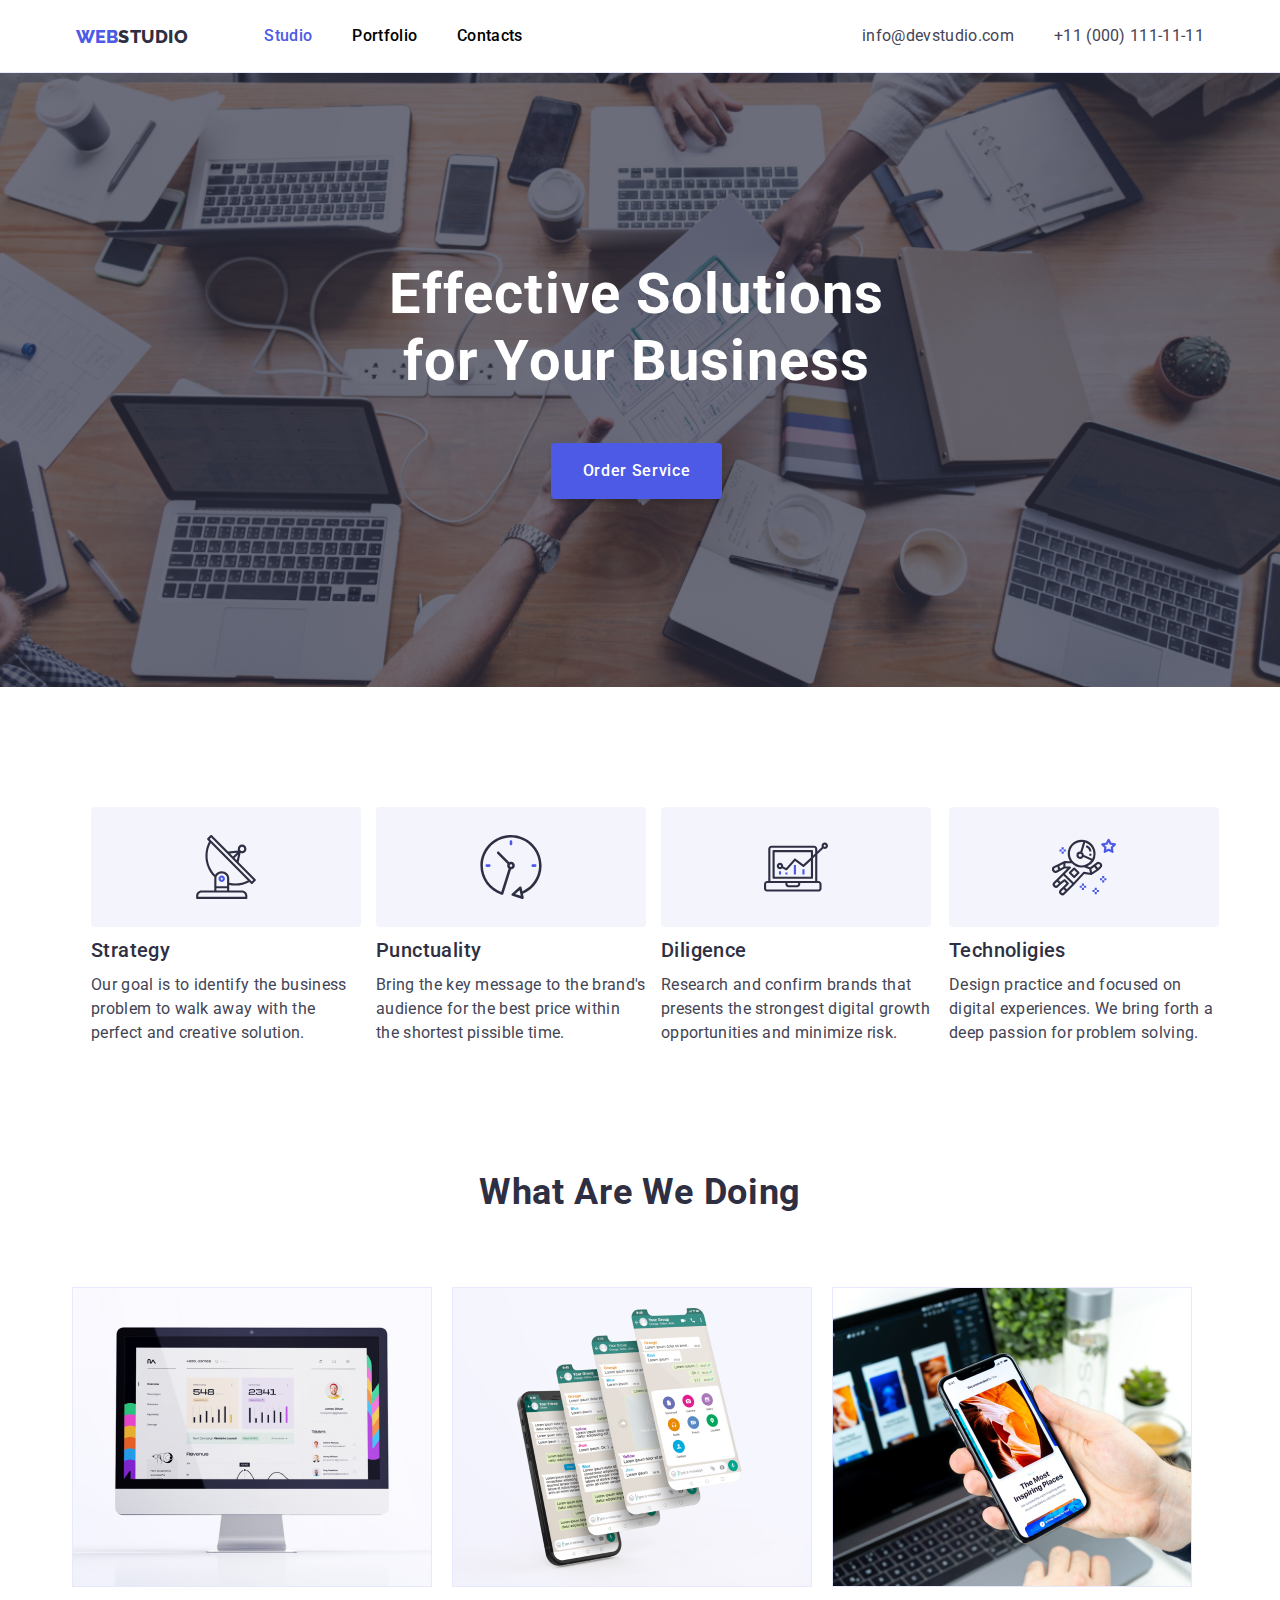
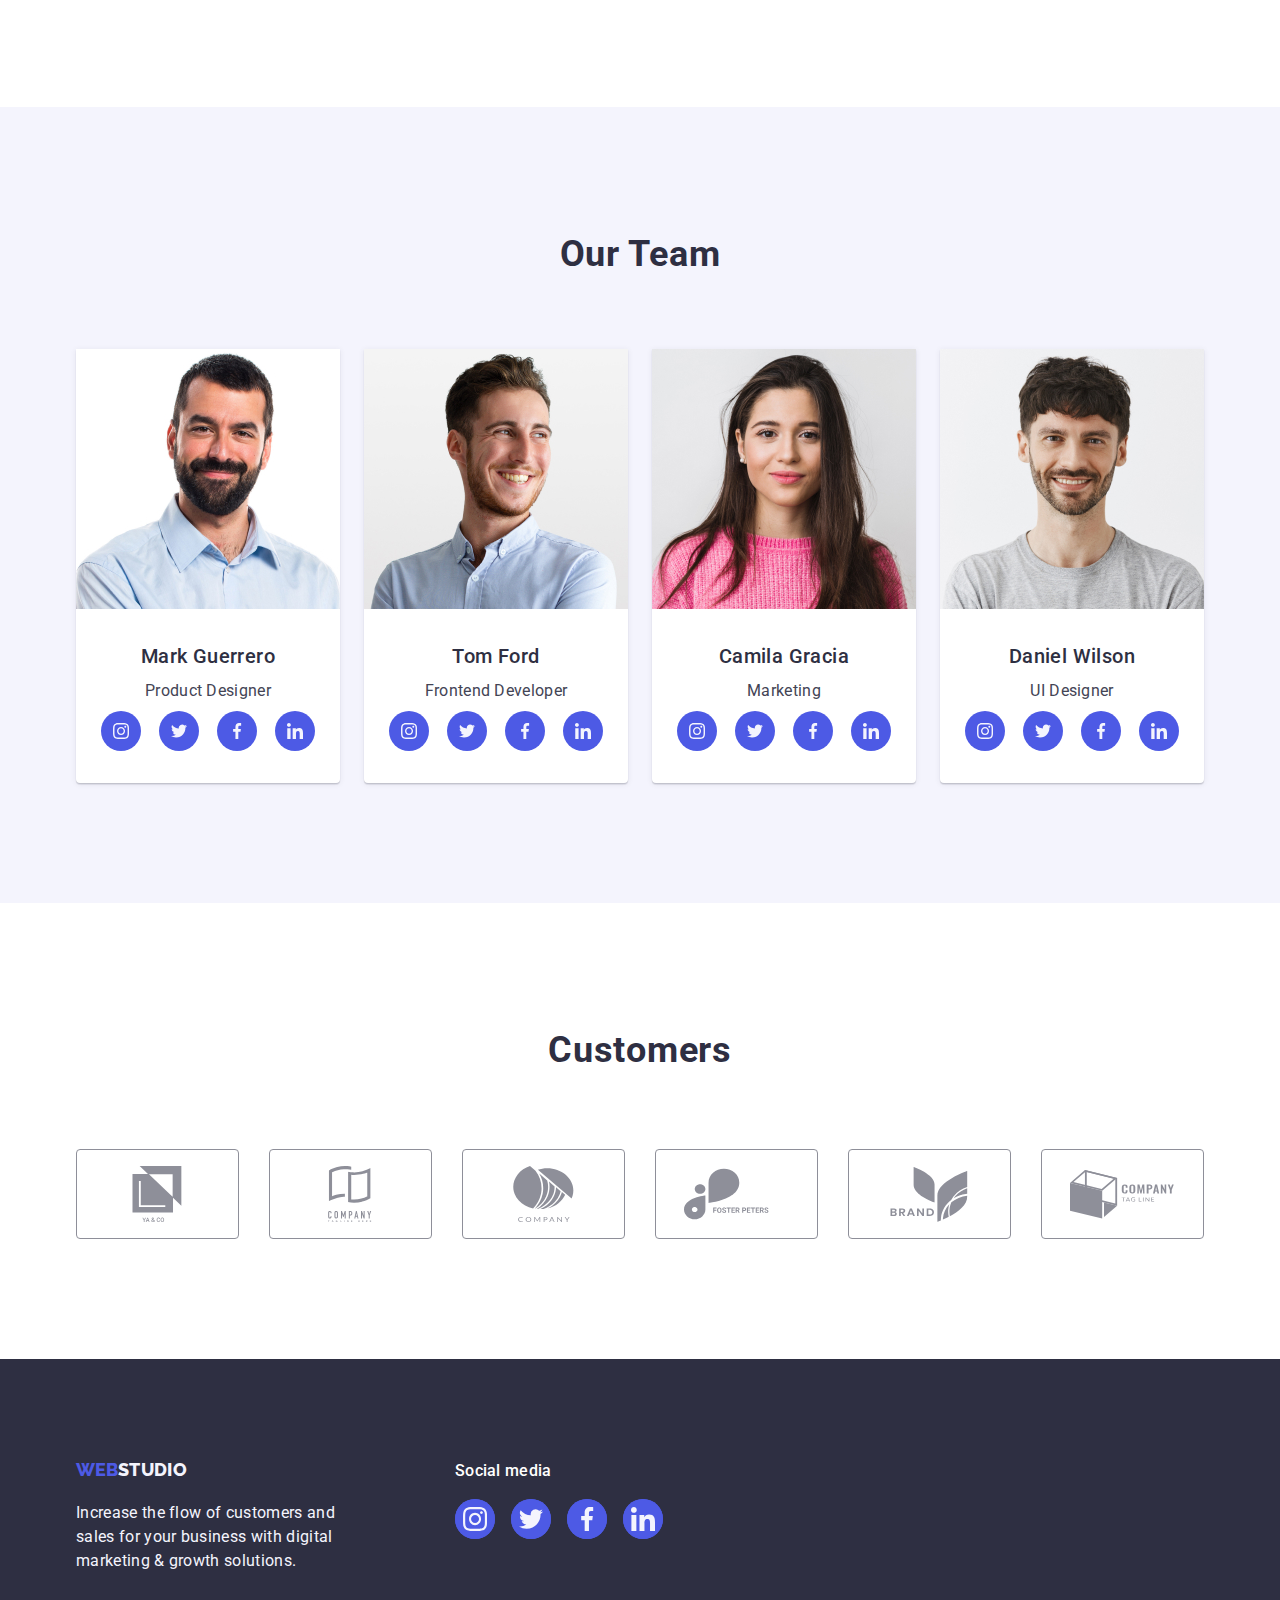
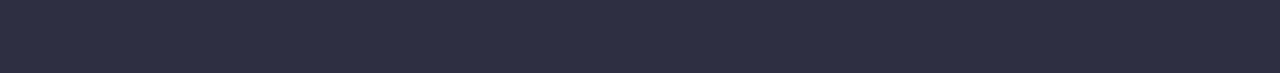
<file: index.html>
<!DOCTYPE html>
<html lang="en">
<head>

    <meta charset="UFT-8" />
    <meta http-equiv="X-UA-Compatible" content="IE=edge" />
    <meta name="viewport" content="width=device, initial-scale=1.0" />
    <title>Goit Homework 04</title>
   <link
    href="https://fonts.googleapis.com/css2?family=Raleway:wght@800&family=Roboto:wght@400;500;700;900&display=swap"
      rel="stylesheet"
    />
    <link rel="preconnect" href="https://fonts.googleapis.com" />
    <link rel="preconnect" href="https://fonts.gstatic.com" crossorigin />
    
    <link
      rel="stylesheet"
      href="https://cdnjs.cloudflare.com/ajax/libs/modern-normalize/1.0.0/modern-normalize.min.css "
    />
    <link rel="stylesheet" href="./css/styles.css"></link>
</head>

<body>
    <!--Studio header-->
    <header class="header">
        <div class="container header-container">
        <nav class="heading-navigation">
            <a href="./index.html" 
            target="_self" 
            title="logo" 
            class="link-webstudio-logo">
            <span class="weblogo">WEB</span><span class="studiologo">STUDIO</span>
            </a>
            <ul class="navbar lists">
                <li class="navbar-list-item">
                    <a href="#" class="pages currentoption">Studio</a>
                </li>
                <li class="navbar-list-item">
                    <a href="./portfolio.html" class="pages">Portfolio</a>
                </li>
                <li class="navbar-list-item">
                    <a href="#" class="pages">Contacts</a>
                </li>
            </ul>
        </nav>
        <ul class="contact-info lists">
            <li class="contact-linklist-item">
                <a href="mailto:info@devstudio.com"
                class="info">info@devstudio.com</a></li>
            <li class="contact-linklist-item">
                <a href="tel:+110001111111" class="info">+11 (000) 111-11-11</a></li>
        </ul>
        </div>
    </header>

    <main>
        <!--This is section 1 - Hero section-->
        <section class="hero">
            <div class="container hero-container">   
            <h1 class="h1-title">
                Effective Solutions <br> for Your Business</h1>
            <button type="button"
            class="btn primary">Order Service</button>
            </div>
        </section>


        <!--This is section 2-->
        <section class="section list-section">
            <div class="container">
                <h2 hidden>benefitslist</h2>
                <div class="benefits-area container">
             <ul class="criteria lists">
                    <li class="benefits-criteria">
                        <div  class="benefits-creteria-item">
                        <svg class="benefits-icon">
                        <use href="./images/icons.svg#icon-group-antenna" >
                        </use>   
                    </svg> </div>
                        <h3 class="titlelist">Strategy</h3>
                        <p class="desclist">Our goal is to identify the business
                            problem to walk away with the
                            perfect and creative solution.
                        </p>
                    </li>
                    <li class="benefits-criteria">
                        <div class="benefits-creteria-item">
                        <svg class="benefits-icon">
                            <use href="./images/icons.svg#icon-clock-1">
                            </use>
                        </svg>
                        </div>
                        <h3 class="titlelist">Punctuality</h3>
                    <p class="desclist">
                    Bring the key message to the
                    brand's audience for the best price
                    within the shortest pissible time.</p>
                    </li>

                    <li class="benefits-criteria">
                        <div  class="benefits-creteria-item">
                        <svg class="benefits-icon">
                            <use href="./images/icons.svg#icon-diagram-1"></use>
                        </svg>
                        </div>
                        <h3 class="titlelist">Diligence</h3>
                    <p class="desclist">
                    Research and confirm brands that
                    presents the strongest digital growth
                    opportunities and minimize risk.</p></li>

                    <li class="benefits-criteria">
                        <div  class="benefits-creteria-item">
                        <svg class="benefits-icon">
                            <use href="./images/iconstest.svg#astraunut"> 
                            </use>
                        </svg>
                        </div>
                        <h3 class="titlelist">Technoligies</h3>
                    <p class="desclist">
                    Design practice and focused on digital
                    experiences. We bring forth a deep
                    passion for problem solving.
                    </p>
                    </li>
            </ul> 
            </div>
            </div>
        </section>
        <!--This is section 3-->
        <section class="section">
            <div class="container">
            <h2 class="sectiontitle">What Are We Doing</h2>
            <ul class="services lists">
            <li class="services-list_item"><img src="./images/imgmonitor.jpg " alt="monitor" width="360" height="300"></li>
            <li class="services-list_item"><img src="./images/imgmobile.jpg "  alt="mobile phone" width="360" height="300"></li>
            <li class="services-list_item"><img src="./images/imgmobileandlaptop.jpg" alt="mobile and phone" width="360" height="300"></li>
        </ul>
          </div>  
        </section>
        <!--This is section 4-->
        <section class="section section-grey">
            <div class="container">
            <h2 class="sectiontitle"> Our Team </h2>
            
            <ul class="team lists">
            <li class="team-count">
                <img src="./images/imgmarkguerrero.jpg" alt="Mark Guerrero" width="264" height="260"
            </li>
                <h3 class="teamname">Mark Guerrero</h3>
                <p class="position">Product Designer</p>
                <ul class="lists socmedia-link-list">
                <li class="item">
                    <a href="https://www.instagram.com" target="_blank" rel="noopener noreferrer" class="socmedia-item">
                    <svg class="icon-socmedia-link" width="16" height="16">
                        <use href="./images/icons.svg#icon-instagram-2"></use>
                    </svg>
                    </a>
                </li>
                <li class="item">
                    <a href="https://twitter.com" target="_blank" rel="noopener noreferrer" class="socmedia-item">
                    <svg class="icon-socmedia-link" width="16" height="16">
                        <use href="./images/iconstest.svg#twitter"></use>
                    </svg>
                </a>
                </li>
                <li class="item">
                    <a href="https://www.facebook.com" target="_blank" rel="noopener noreferrer" class="socmedia-item">
                    <svg class="icon-socmedia-link" width="16" height="16">
                        <use href="./images/icons.svg#icon-facebook-1"></use>
                    </svg>
                    </a>
                </li>
                <li class="item">
                    <a href="https://www.linkedin.com" target="_blank" rel="noopener noreferrer" class="socmedia-item">
                    <svg class="icon-socmedia-link" width="16" height="16">
                        <use href="./images/icons.svg#icon-linkedin-1"></use>
                    </svg>
                    </a>
                </li>
            </ul>

            <li class="team-count">
                <img src="./images/imgtomford.jpg" alt="Tom Ford" width="264" height="260"
            </li>
                <h3 class="teamname">Tom Ford</h3>
                <p class="position">Frontend Developer</p>
                <ul class="lists socmedia-link-list">
                <li class="item">
                    <a href="https://www.instagram.com" target="_blank" rel="noopener noreferrer" class="socmedia-item">
                    <svg class="icon-socmedia-link" width="16" height="16">
                        <use href="./images/icons.svg#icon-instagram-2"></use>
                    </svg>
                    </a>
                </li>
                <li class="item">
                    <a href="https://twitter.com" target="_blank" rel="noopener noreferrer" class="socmedia-item">
                    <svg class="icon-socmedia-link" width="16" height="16">
                        <use href="./images/icons.svg#icon-twitter-1"></use>
                    </svg>
                    </a>
                </li>
                <li class="item">
                    <a href="https://www.facebook.com" target="_blank" rel="noopener noreferrer" class="socmedia-item">
                    <svg class="icon-socmedia-link" width="16" height="16">
                        <use href="./images/icons.svg#icon-facebook-1"></use>
                    </svg>
                    </a>
                </li>
                <li class="item">
                    <a href="https://www.linkedin.com" target="_blank" rel="noopener noreferrer" class="socmedia-item">
                    <svg class="icon-socmedia-link" width="16" height="16">
                        <use href="./images/icons.svg#icon-linkedin-1"></use>
                    </svg>
                    </a>
                </li>
            </ul>
            

            <li class="team-count">
                <img src="./images/imgcamilagracia.jpg" alt="Camila Gracia" width="264" height="260"
            </li>
                 <h3 class="teamname">Camila Gracia</h3>
                 <p class="position">Marketing</p>
                 <ul class="lists socmedia-link-list">
                <li class="item">
                    <a href="https://www.instagram.com" target="_blank" rel="noopener noreferrer" class="socmedia-item">
                    <svg class="icon-socmedia-link" width="16" height="16">
                        <use href="./images/icons.svg#icon-instagram-2"></use>
                    </svg>
                    </a>
                </li>
                <li class="item">
                    <a href="https://twitter.com" target="_blank" rel="noopener noreferrer" class="socmedia-item">
                    <svg class="icon-socmedia-link" width="16" height="16">
                        <use href="./images/icons.svg#icon-twitter-1"></use>
                    </svg>
                    </a>
                </li>
                <li class="item">
                    <a href="https://www.facebook.com" target="_blank" rel="noopener noreferrer" class="socmedia-item">
                    <svg class="icon-socmedia-link" width="16" height="16">
                        <use href="./images/icons.svg#icon-facebook-1"></use>
                    </svg>
                    </a>
                </li>
                <li class="item">
                    <a href="https://www.linkedin.com" target="_blank" rel="noopener noreferrer" class="socmedia-item">
                    <svg class="icon-socmedia-link" width="16" height="16">
                        <use href="./images/icons.svg#icon-linkedin-1"></use>
                    </svg>
                    </a>
                </li>
            </ul>
                

            <li class="team-count">
                <img src="./images/imgdanielwilson.jpg " alt="Daniel Wilson" width="264" height="260"
            </li>
                <h3 class="teamname">Daniel Wilson</h3>
                <p class="position">UI Designer</p>
                <ul class="lists socmedia-link-list">
                <li class="item">
                    <a href="https://www.instagram.com" target="_blank" rel="noopener noreferrer" class="socmedia-item">
                    <svg class="icon-socmedia-link" width="16" height="16">
                        <use href="./images/icons.svg#icon-instagram-2"></use>
                    </svg>
                    </a>
                </li>
                <li class="item">
                    <a href="https://twitter.com" target="_blank" rel="noopener noreferrer" class="socmedia-item">
                    <svg class="icon-socmedia-link" width="16" height="16">
                        <use href="./images/icons.svg#icon-twitter-1"></use>
                    </svg>
                    </a>
                </li>
                <li class="item">
                    <a href="https://www.facebook.com" target="_blank" rel="noopener noreferrer" class="socmedia-item">
                    <svg class="icon-socmedia-link" width="16" height="16">
                        <use href="./images/icons.svg#icon-facebook-1"></use>
                    </svg>
                    </a>
                </li>
                <li class="item">
                    <a href="https://www.linkedin.com" target="_blank" rel="noopener noreferrer" class="socmedia-item">
                    <svg class="icon-socmedia-link" width="16" height="16">
                        <use href="./images/icons.svg#icon-linkedin-1"></use>
                    </svg>
                    </a>
                </li>
            </ul>
            </ul>
            </div>
        </section>

        <!-- Customer Section -->
        <section class="section">
            <div class="container">
                <h2 class="sectiontitle">Customers</h2>
                <ul class="lists customer-lists">
                    <li class="item">
                        <a href="" class="customer-link">
                            <svg class="icon-customer">
                                <use href="./images/icons.svg#icon-group-yaco">
                                </use>
                            </svg>
                        </a>
                    </li>
                    <li class="item">
                        <a href="" class="customer-link">
                            <svg class="icon-customer">
                                <use href="./images/icons.svg#icon-group-company">
                                </use>
                            </svg>
                        </a>
                    </li>
                    <li class="item">
                        <a href="" class="customer-link">
                            <svg class="icon-customer">
                                <use href="./images/icons.svg#icon-group-company2">
                                </use>
                            </svg>
                        </a>
                    </li>
                    <li class="item">
                        <a href="" class="customer-link">
                            <svg class="icon-customer">
                                <use href="./images/icons.svg#icon-group-foster">
                                </use>
                            </svg>
                        </a>
                    </li>
                    <li class="item">
                        <a href="" class="customer-link">
                            <svg class="icon-customer">
                                <use href="./images/icons.svg#icon-group-brand-1">
                                </use>
                            </svg>
                        </a>
                    </li>
                    <li class="item">
                        <a href="" class="customer-link">
                            <svg class="icon-customer">
                                <use href="./images/icons.svg#icon-group-companytg">
                                </use>
                            </svg>
                        </a>
                    </li>
                </ul>
            </div>

        </section>
    </main>
    <!--This is footer-->
    <footer class="lastpart footerbg">
        <div class="container footer-container">
        <div class="footer-con1">
        <a href="./index.html" class="link-webstudio-logo"> 
        <span class="weblogo">WEB</span><span class="studiologo2">STUDIO</span>
    </a>
    
            <p class="lastword">Increase the flow of customers and
        <br>sales for your business with digital
        <br>marketing & growth solutions.
      </p>
      </div>
        <div class="socmedia-side-con2">
            <p class="socmedia-footer">Social media</p>
        <ul class="footer-socmedia lists">
            <li class="footer-socmedia-item item">
                    <a href="https://www.instagram.com" target="_blank" rel="noopener noreferrer" class="footer-socmedia-link">
                    <svg class="footer-socmedia2-link" width="24" height="24">
                        <use href="./images/icons.svg#icon-instagram-2"></use>
                    </svg>
                    </a>
                </li>
             <li class="footer-socmedia-item item">
                    <a href="https://twitter.com" target="_blank" rel="noopener noreferrer" class="footer-socmedia-link">
                    <svg class="footer-socmedia2-link" width="24" height="24">
                        <use href="./images/iconstest.svg#twitter"></use>
                    </svg>
                    </a>
                </li>
                <li class="footer-socmedia-item item">
                    <a href="https://www.facebook.com" target="_blank" rel="noopener noreferrer" class="footer-socmedia-link">
                    <svg class="footer-socmedia2-link" width="24" height="24">
                        <use href="./images/iconstest.svg#facebook"></use>
                    </svg>
                    </a>
                </li>
                 <li class="footer-socmedia-item item">
                    <a href="https://www.linkedin.com" target="_blank" rel="noopener noreferrer" class="footer-socmedia-link">
                    <svg class="footer-socmedia2-link" width="24" height="24">
                        <use href="./images/icons.svg#icon-linkedin-1"></use>
                    </svg>
                    </a>
                </li>   
        </ul>
        </div>
        </div>

    </footer>
</body>
</html>
</file>
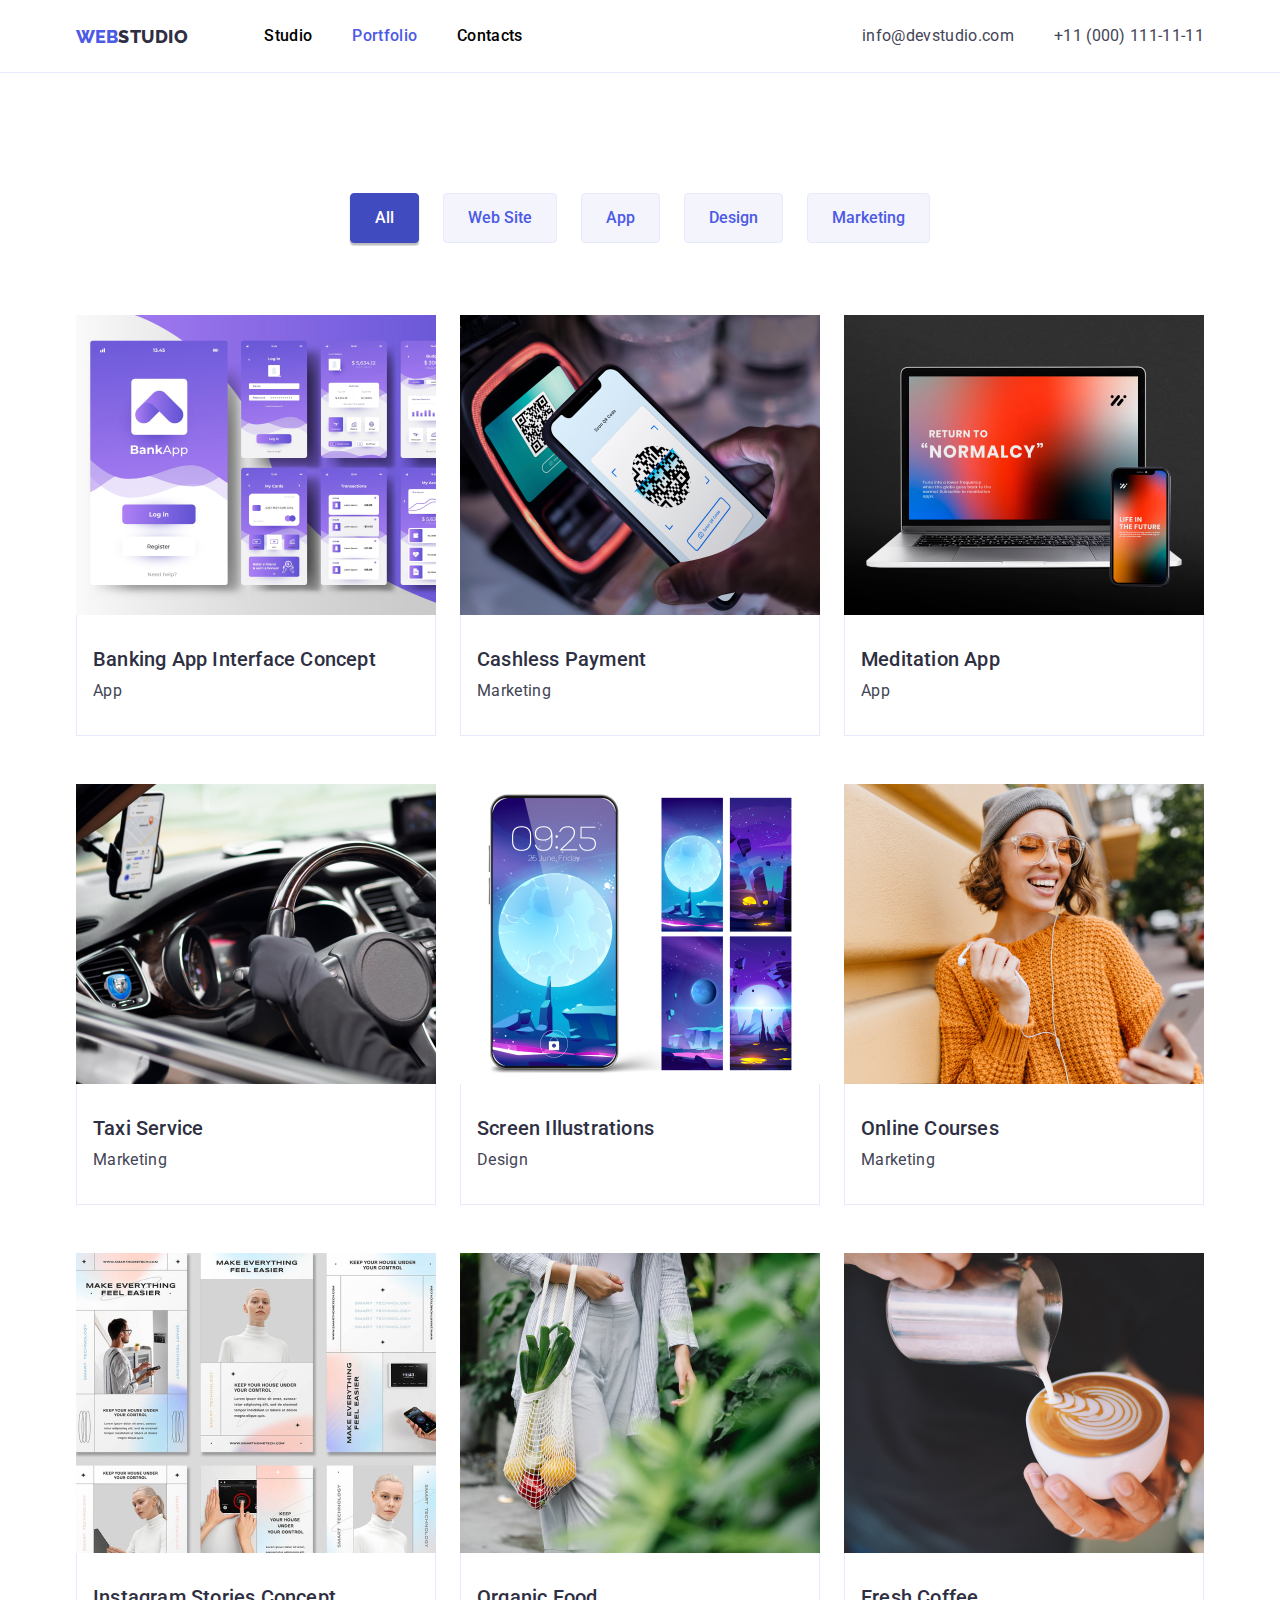
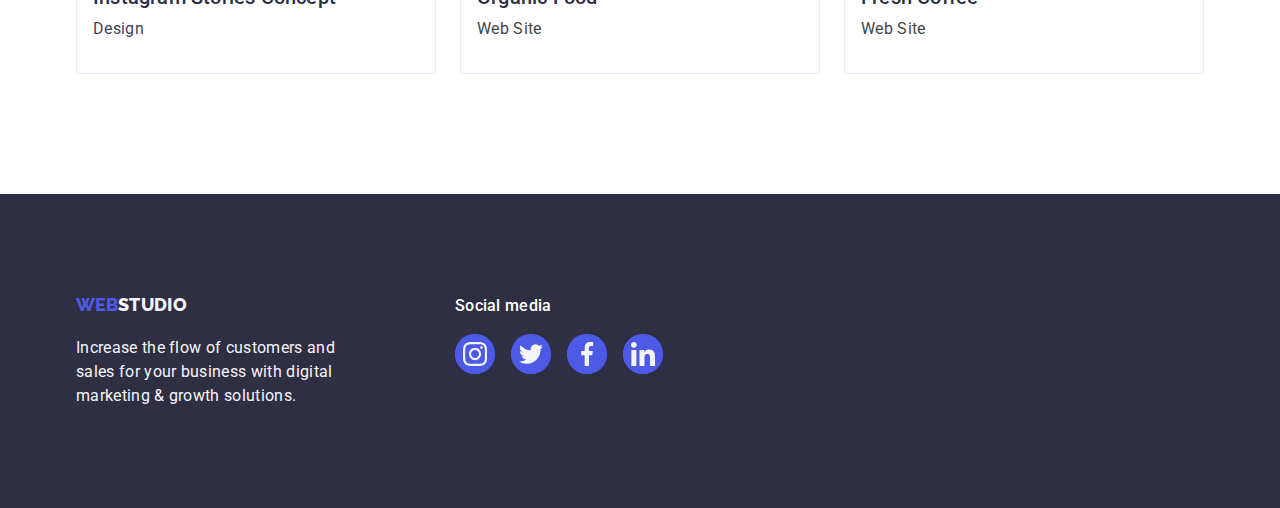
<file: portfolio.html>
<!DOCTYPE html>
<html lang="en">
  <head>
    <meta charset="UTF-8" />
    <meta name="viewport" content="width=device-width, initial-scale=1.0" />
    <title>Portfolio.html</title>

    <link rel="preconnect" href="https://fonts.googleapis.com" />
    <link rel="preconnect" href="https://fonts.gstatic.com" crossorigin />
    <link
      href="https://fonts.googleapis.com/css2?family=Raleway:wght@800&family=Roboto:wght@400;500;700;900&display=swap"
      rel="stylesheet"
    />
    <link
      rel="stylesheet"
      href="https://cdnjs.cloudflare.com/ajax/libs/modern-normalize/1.0.0/modern-normalize.min.css "
    />
    <link rel="stylesheet" href="./css/styles.css" />
  </head>

  <body>
    <!-- portfolio header -->
    <header class="header">
      <div class="container header-container">
        <nav class="heading-navigation">
          <a
            href="./index.html"
            target="_self"
            title="logo"
            class="link-webstudio-logo"
          >
            <span class="weblogo">WEB</span
            ><span class="studiologo">STUDIO</span>
          </a>
          <ul class="navbar lists">
            <li class="navbar-list-item">
              <a href="./index.html" class="pages">Studio</a>
            </li>
            <li class="navbar-list-item">
              <a href="./portfolio.html" class="pages currentoption"
                >Portfolio</a
              >
            </li>
            <li class="navbar-list-item">
              <a href="./pages.html" class="pages">Contacts</a>
            </li>
          </ul>
        </nav>
        <ul class="contact-info lists">
          <li class="contact-linklist-item">
            <a href="mailtbaro:info@devstudio.com" class="info"
              >info@devstudio.com</a
            >
          </li>
          <li class="contact-linklist-item">
            <a href="tel:+110001111111" class="info">+11 (000) 111-11-11</a>
          </li>
        </ul>
      </div>
    </header>

    <main>
      <!-- This is section 4 -->
      <section class="section">
        <div class="container">
          <h2 hidden>nav-tab</h2>
          <ul class="navbar-hero lists">
            <li class="btn-option">
              <button type="button" class="btn filter active-filter">
                All
              </button>
            </li>

            <li class="btn-option">
              <button type="button" class="btn filter">Web Site</button>
            </li>

            <li class="btn-option">
              <button type="button" class="btn filter">App</button>
            </li>

            <li class="btn-option">
              <button type="button" class="btn filter">Design</button>
            </li>

            <li class="btn-option">
              <button type="button" class="btn filter">Marketing</button>
            </li>
          </ul>

          <!-- This is Section 5 -->

          <ul class="pictures-image lists">
            <li class="img-pictures">
              <a href="#">
              <img
                src="./images/img-bankapp.jpg"
                alt="bankingapp"
                width="360"
                height="300"
              />
              <div class="images-option">
                <h3 class="pics-img-name">Banking App Interface Concept</h3>
                <p class="pics-dept-text">App</p>
              </div>
              </a>
            </li>
            <li class="img-pictures">
              <a href="#">
              <img
                src="./images/img-cashless.jpg"
                alt="Cashless Payment"
                width="360"
                height="300"
              />
              <div class="images-option">
                <h3 class="pics-img-name">Cashless Payment</h3>
                <p class="pics-dept-text">Marketing</p>
              </div>
              </a>
            </li>
            <li class="img-pictures">
              <a href="#">
              <img
                src="./images/img-meditation.jpg"
                alt="Meditation App"
                width="360"
                height="300"
              />

              <div class="images-option">
                <h3 class="pics-img-name">Meditation App</h3>
                <p class="pics-dept-text">App</p>
              </div>
              </a>
            </li>
            <li class="img-pictures">
               <a href="#">
              <img
                src="./images/img-taxi.jpg"
                alt="Taxi Service"
                width="360"
                height="300"
              />

              <div class="images-option">
                <h3 class="pics-img-name">Taxi Service</h3>
                <p class="pics-dept-text">Marketing</p>
              </div>
              </a>
            </li>
            <li class="img-pictures">
               <a href="#">
              <img
                src="./images/img-screen.jpg"
                alt="Screen Illustrations"
                width="360"
                height="300"
              />
              <div class="images-option">
                <h3 class="pics-img-name">Screen Illustrations</h3>
                <p class="pics-dept-text">Design</p>
              </div>
              </a>
            </li>
            <li class="img-pictures">
              <a href="#">
              <img
                src="./images/img-online.jpg"
                alt="Online Courses"
                width="360"
                height="300"
              />
              <div class="images-option">
                <h3 class="pics-img-name">Online Courses</h3>
                <p class="pics-dept-text">Marketing</p>
              </div>
              </a>
            </li>
            <li class="img-pictures">
              <a href="#">
              <img
                src="./images/img-instagram.jpg"
                alt="Instagram Stories Concept"
                width="360"
                height="300"
              />
              <div class="images-option">
                <h3 class="pics-img-name">Instagram Stories Concept</h3>
                <p class="pics-dept-text">Design</p>
              </div>
              </a>
            </li>
            <li class="img-pictures">
              <a href="#">
              <img
                src="./images/img-organic.jpg"
                alt="Organic Food"
                width="360"
                height="300"
              />
              <div class="images-option">
                <h3 class="pics-img-name">Organic Food</h3>
                <p class="pics-dept-text">Web Site</p>
              </div>
              </a>
            </li>
            <li class="img-pictures">
              <a href="#">
              <img
                src="./images/img-freshcoffee.jpg"
                alt="Fresh Coffee"
                width="360"
                height="300"
              />
              <div class="images-option">
                <h3 class="pics-img-name">Fresh Coffee</h3>
                <p class="pics-dept-text">Web Site</p>
              </div>
              </a>
            </li>
          </ul>
        </div>
      </section>
    </main>
    <!--This is footer-->
    <footer class="lastpart footerbg">
      <div class="container footer-container">
          <div class="footer-con1">
            <a href="./index.html" class="link-webstudio-logo">
              <span class="weblogo">WEB</span
              ><span class="studiologo2">STUDIO</span>
            </a>

            <p class="lastword">
              Increase the flow of customers and <br />sales for your business
              with digital <br />marketing & growth solutions.
            </p>
            </div>
            <div class="socmedia-side-con2">
              <p class="socmedia-footer">Social media</p>
              <ul class="footer-socmedia lists">
                <li class="footer-socmedia-item item">
                  <a href="instragram" class="footer-socmedia-link">
                    <svg class="footer-socmedia2-link" width="24" height="24">
                      <use href="./images/icons.svg#icon-instagram-2"></use>
                    </svg>
                  </a>
                </li>
                <li class="footer-socmedia-item item">
                  <a href="twitter" class="footer-socmedia-link">
                    <svg class="footer-socmedia2-link" width="24" height="24">
                      <use href="./images/iconstest.svg#twitter"></use>
                    </svg>
                  </a>
                </li>
                <li class="footer-socmedia-item item">
                  <a href="facebook" class="footer-socmedia-link">
                    <svg class="footer-socmedia2-link" width="24" height="24">
                      <use href="./images/iconstest.svg#facebook"></use>
                    </svg>
                  </a>
                </li>
                <li class="footer-socmedia-item item">
                  <a href="linken" class="footer-socmedia-link">
                    <svg class="footer-socmedia2-link" width="24" height="24">
                      <use href="./images/icons.svg#icon-linkedin-1"></use>
                    </svg>
                  </a>
                </li>
              </ul>
            </div>
          </div>
        </div>
      </>
    </footer>
  </body>
</html>
</file>
<file: css/styles.css>
@import url("https://fonts.googleapis.com/css2?family=Raleway:wght@800&family=Roboto:wght@400;500;700;900&display=swap");

/* CSS Variables */
body {
  font-family: Roboto;
  font-size: 16px;
  font-style: normal;
  font-weight: 400;
  line-height: 24px;
  letter-spacing: 0.32px;
  line-height: 1.5em;
  margin: 0;
}
:root {
  --irishcolor: #4d5ae5;
  --navyblue: #2e2f42;
  --navcolor: black;
  --oceancolor: #2196f3;
  --whitecolor: white;
  --slatecolor: #434455;
  --oceanblue: #404bbf;
  --cloud: #f4f4fd;
  --cornflower: #e7e9fc;
  --heading-one: 56px;
  --heading-two: 36px;
  --heading-three: 20px;
  --paragraph-text-size: 16px;
  --font-family-roboto: "roboto", san-serif;
  --font-family-raleway: "raleway", san-serif;
  --border-client: #afb1b8;
  --accent-color: #2196f3;
  --primary-white-color: #ffffff;
  --border-client: #8e8f99;
  --footer-background: #2f303a;
}

/* Global Style */
h1,
h2,
h3,
h4,
h5,
h6,
p {
  margin: 0;
}

html {
  box-sizing: border-box;
}

*,
*::after,
*::before {
  box-sizing: inherit;
}

img {
  display: block;
  max-width: 100%;
  height: auto;
}

.list-item {
  list-style: none;
  margin: 0;
  padding: 0;
}

a {
  text-decoration: none;
  margin: 0;
  padding: 0;
}

.container {
  width: 1158px;
  margin: 0 auto;
  padding: 0 15px;
}

.section-grey {
  background-color: #f4f4fd;
}
.section {
  padding: 120px 0;
}

/* Heading CSS */
.header {
  border-bottom: 1px solid var(--cornflower);
}

.link-webstudio-logo {
  text-decoration: none;
  font-family: "Raleway", san-serif;
  font-weight: 800;
  font-size: 18px;
  letter-spacing: 0.03px;
  color: var(--iris-color);
  display: inline-flex;
}

.weblogo {
  color: var(--iris, #4d5ae5);
  font-family: "Raleway";
  line-height: 21px;
  font-size: 18px;
  font-weight: 800;

  display: inline-flex;
  letter-spacing: 0.03px;
  display: inline-flex;
}

.studiologo {
  color: var(--navyblue);
  font-family: "Raleway";
  line-height: 21px;
  font-size: 18px;
  font-weight: 800;
  letter-spacing: 0.54px;
  display: inline-flex;
}

.studiologo2 {
  color: var(--cloud, #f4f4fd);
  font-family: "Raleway";
  font-weight: 800;
  font-size: 18px;
  line-height: 21px;
  letter-spacing: 0.3px;
}

/* Navigation Menu List */
.header-container {
  display: flex;
  justify-content: space-between;
}

.heading-navigation {
  display: inline-flex;
  align-items: center;
}

.navbar .pages {
  color: var(--navcolor);
  text-decoration: none;
  font-family: "roboto";
  font-style: normal;
  font-weight: 500;
  font-size: 16px;
  line-height: 24px;
  letter-spacing: 0.32px;
  display: block;
  padding: 24px 0;
}

.lists {
  list-style-type: none;
  margin: 0;
  padding: 0;
}

.nav-lists {
  list-style-type: none;
  margin: 0;
  padding: 0;
}

.navbar {
  display: inline-flex;
  margin-left: 76px;
}

.navbar-list-item:not(:last-child) {
  margin-right: 40px;
}

.navbar .pages:hover,
.navbar .pages:focus,
.navbar .pages.currentoption,
.contact-info .info:hover,
.contact-info .info:focus {
  color: var(--irishcolor);
}

.contact-info .info {
  color: var(--slatecolor);
  text-decoration: none;
}

.contact-linklist-item {
  color: var(--slate-color);
  font-size: 16px;
  display: block;
  padding: 24px 0;
}
.contact-linklist-item:not(:first-child) {
  margin-left: 40px;
}

.contact-info {
  display: inline-flex;
  align-items: center;
}

/* Studio Hero Section Styling */
.hero {
  background-color: black;
  background-image: url(../images/people-office.jpg);
  background-image: linear-gradient(
      rgba(46, 47, 66, 0.7),
      rgba(46, 47, 66, 0.7)
    ),
    url(../images/people-office.jpg);
  background-position: center;
  background-repeat: no-repeat;
  background-size: cover;
}

.hero-container {
  text-align: center;
  padding-bottom: 188px;
  padding-top: 188px;
  padding-left: 8px;
  /* padding-right: 8px; */
}

.h1-title {
  font-size: var(--heading-one);
  color: var(--whitecolor);
  font-weight: 700;
  font-size: 56px;
  letter-spacing: 1.12px;
  line-height: 1.2;
  margin-bottom: 48px;
}

.btn {
  cursor: pointer;
  border-color: transparent;
  font-family: inherit;
}

.btn.primary {
  background-color: var(--irishcolor);
  color: var(--whitecolor);
  font-family: "roboto";
  font-weight: 500;
  font-style: normal;
  font-size: var(--paragraph-text-size);
  padding: 16px 32px;
  border-radius: 4px;
  box-shadow: 0px 4px 4px 0px rgba(0, 0, 0, 0.15);
  display: inline-flex;
  align-items: center;
  line-height: 1.5;
  letter-spacing: 0.64px;
  border: none;
}

.btn.primary:hover,
.btn.primary:focus {
  background-color: var(--oceanblue);
}

.benefits-area {
  display: flex;
  align-items: center;
}

.criteria {
  display: flex;
  flex-direction: row;
  justify-content: space-around;
  margin-top: -24px;
  margin-left: -15px;
}

.benefits-criteria {
  margin-top: 24px;
  margin-left: 15px;
}

.benefits-icon {
  width: 64px;
  height: 64px;
}

.benefits-creteria-item {
  display: flex;
  align-items: center;
  justify-content: center;
  width: 270px;
  height: 120px;
  background-color: var(--cloud);
  border-radius: 4px;
  margin-bottom: 8px;
}
.titlelist {
  font-size: var(--heading-three);
  color: var(--navyblue);
  font-weight: 500;
  line-height: 1.5;
  letter-spacing: 0.4px;
  margin: 0 0 8px 0;
}

.desclist {
  color: var(--slatecolor);
  font-size: var(--paragraph-text-size);
  line-height: 1.5;
  letter-spacing: 0.32px;
}

.list-section {
  padding-bottom: 0;
}

.services {
  display: flex;
  flex-wrap: wrap;
  margin-top: -24px;
  margin-left: -24px;
}

.sectiontitle {
  color: var(--navyblue);
  font-size: var(--heading-two);
  font-weight: 700;
  line-height: 1.5;
  text-transform: capitalize;
  letter-spacing: 0.72px;
  text-align: center;
  margin: 0;
  margin-bottom: 72px;
}

.services-list_item {
  margin-top: 20px;
  margin-left: 20px;
}

.team {
  display: flex;
  flex-wrap: wrap;
  margin-top: -24px;
  margin-left: -24px;
}

.team-count {
  flex-direction: column;
  background-color: #ffffff;
  padding-bottom: 32px;
  margin-top: 20px;
  margin-left: 24px;
  border-radius: 0 0 4px 4px;
  box-shadow: 0px 2px 1px 0px rgba(46, 47, 66, 0.08),
    0px 1px 1px 0px rgba(46, 47, 66, 0.16),
    0px 1px 6px 0px rgba(46, 47, 66, 0.08);
}

.section4 {
  background-color: var(--cloud);
}

.teamname {
  font-size: var(--heading-three);
  color: var(--navyblue);
  font-weight: 500;
  line-height: 1.5;
  letter-spacing: 0.4px;
  text-align: center;
  margin-top: 32px;
  margin-bottom: 8px;
}

.position {
  color: var(--slatecolor);
  font-size: var(--paragraph-text-size);
  text-align: center;
  margin: 0;
}

.socmedia-link-list {
  display: flex;
  padding: 0;
  margin: 0;
  margin-top: 8px;
  justify-content: center;
}

.socmedia-link-list .item:not(:last-child) {
  margin-right: 18px;
}

.socmedia-item {
  display: flex;
  justify-content: center;
  align-items: center;
  width: 40px;
  height: 40px;
  background-color: #4d5ae5;
  color: #f4f4fd;
  border-radius: 50%;
}

.socmedia-item:hover,
.socmedia-item:focus {
  background-color: #404bbf;
}

.icon-socmedia-link:hover,
.icon-socmedia-link:focus {
  display: block;
  fill: currentColor;
}

/* Studio Customers */

.customer-lists {
  display: flex;
}

.customer-lists .item {
  width: calc((100% - 150px) / 6);
}

.customer-lists .item:not(:last-child) {
  margin-right: 30px;
}

.customer-link {
  display: flex;
  align-items: center;
  justify-content: center;
  height: 90px;

  color: var(--border-client);

  border: 1px solid var(--border-client);
  border-radius: 4px;
}

.customer-link:hover,
.customer-link:focus {
  color: #404bbf;
  border-color: #404bbf;
}

.icon-customer {
  fill: currentColor;
  width: 104px;
  height: 56px;
}

.icon-customer:hover,
.icon-customer:focus {
  fill: currentColor;
}

/* Studio Footer */

.footerbg {
  background-color: var(--navyblue);
  padding: 100px 0;
}

.lastword {
  color: var(--cloud);
  font-weight: 400;
  line-height: 1.5;
  letter-spacing: 0.32px;
  margin: 17.5px 0 0 0;
}

.footer-container {
  display: flex;
}
.socmedia-footer {
  color: white;
  font-size: 16px;
  margin-bottom: 16px;
  font-style: normal;
  font-weight: 500;
  line-height: 1.5;
  letter-spacing: 0.32px;
}

.socmedia-side-con2 {
  margin-left: 120px;
}

.footer-socmedia {
  display: flex;
  margin-top: -16px;
  margin-left: -16px;
}

.footer-socmedia-item {
  margin-top: 16px;
  margin-left: 16px;
}

.footer-socmedia-link {
  display: flex;
  justify-content: center;
  align-items: center;
  width: 40px;
  height: 40px;
  background-color: #4d5ae5;
  color: #f4f4fd;
  border-radius: 50%;
}
.footer-socmedia-item {
  background-color: #4d5ae5;
  color: #f4f4fd;

  border-radius: 50%;
}

.footer-socmedia-item :hover,
.footer-socmedia-item :focus {
  color: #f4f4fd;
  background-color: #31d0aa;
}

/* Portfolio Page Styling */

.navbar-section {
  padding-top: 96px;
}

.btn {
  font-weight: 500;
  text-align: center;
  border-radius: 4px;
  border: 1px solid var(--cornflower-color);
  padding: 12px 24px;
  font-family: var(--font-family-roboto);
  font-size: var(--paragraph-text-size);
  line-height: 1.5;
}

.hero-button {
  text-decoration: none;
}

.btn.filter:hover,
.btn.filter:focus,
.btn.filter.active-filter {
  background-color: #404bbf;
  color: var(--whitecolor);
  box-shadow: 0px 2px 2px 0px rgba(0, 0, 0, 0.12),
    0px 2px 1px 0px rgba(0, 0, 0, 0.08), 0px 3px 1px 0px rgba(0, 0, 0, 0.1);
  border-color: #404bbf;
}

.btn.filter {
  background-color: #f4f4fd;
  color: var(--irishcolor);
  font-family: "roboto";
  font-weight: 500;
  font-size: 16px;
  line-height: 24px;
  border-radius: 4px;
  border: 1px;
  padding: 12px 24px 12px 24px;
  border: 1px solid var(--cornflower, #e7e9fc);
}

.navbar-hero {
  display: flex;
  justify-content: center;
  margin-bottom: 72px;
}

.btn-option:not(:last-child) {
  margin-right: 24px;
}

.pictures-image {
  display: flex;
  justify-content: space-between;
  flex-wrap: wrap;
  margin-top: -48px;
  margin-left: -24px;
}

.img-pictures a {
  display: block;
}

.img-pictures a:hover,
.img-pictures a:focus {
  box-shadow: 0px 2px 1px 0px rgba(46, 47, 66, 0.08),
    0px 1px 1px 0px rgba(46, 47, 66, 0.16),
    0px 1px 6px 0px rgba(46, 47, 66, 0.08);
}

.img-pictures {
  margin-top: 48px;
  margin-left: 24px;
}
.images-option {
  border: 1px solid var(--cornflower);
  border-top: none;
  padding: 32px 16px;
}

.pics-img-name {
  color: var(--navy-blue-color);
  font-size: var(--heading-three);
  font-weight: 500;
  line-height: 1.5;
  letter-spacing: 0.4px;
  margin: 0 0 8px 0;
}
.pics-img-name {
  color: var(--navyblue);
  font-family: "roboto";
  font-weight: 500;
  font-size: 20px;
  line-height: 24px;
  letter-spacing: 0.2px;
}

.pics-dept-text {
  color: var(--slatecolor);
  font-size: var(--paragraph-text-size);
  font-weight: 400;
  line-height: 1.5;
  letter-spacing: 0.32px;
  margin: 0;
}
</file>
